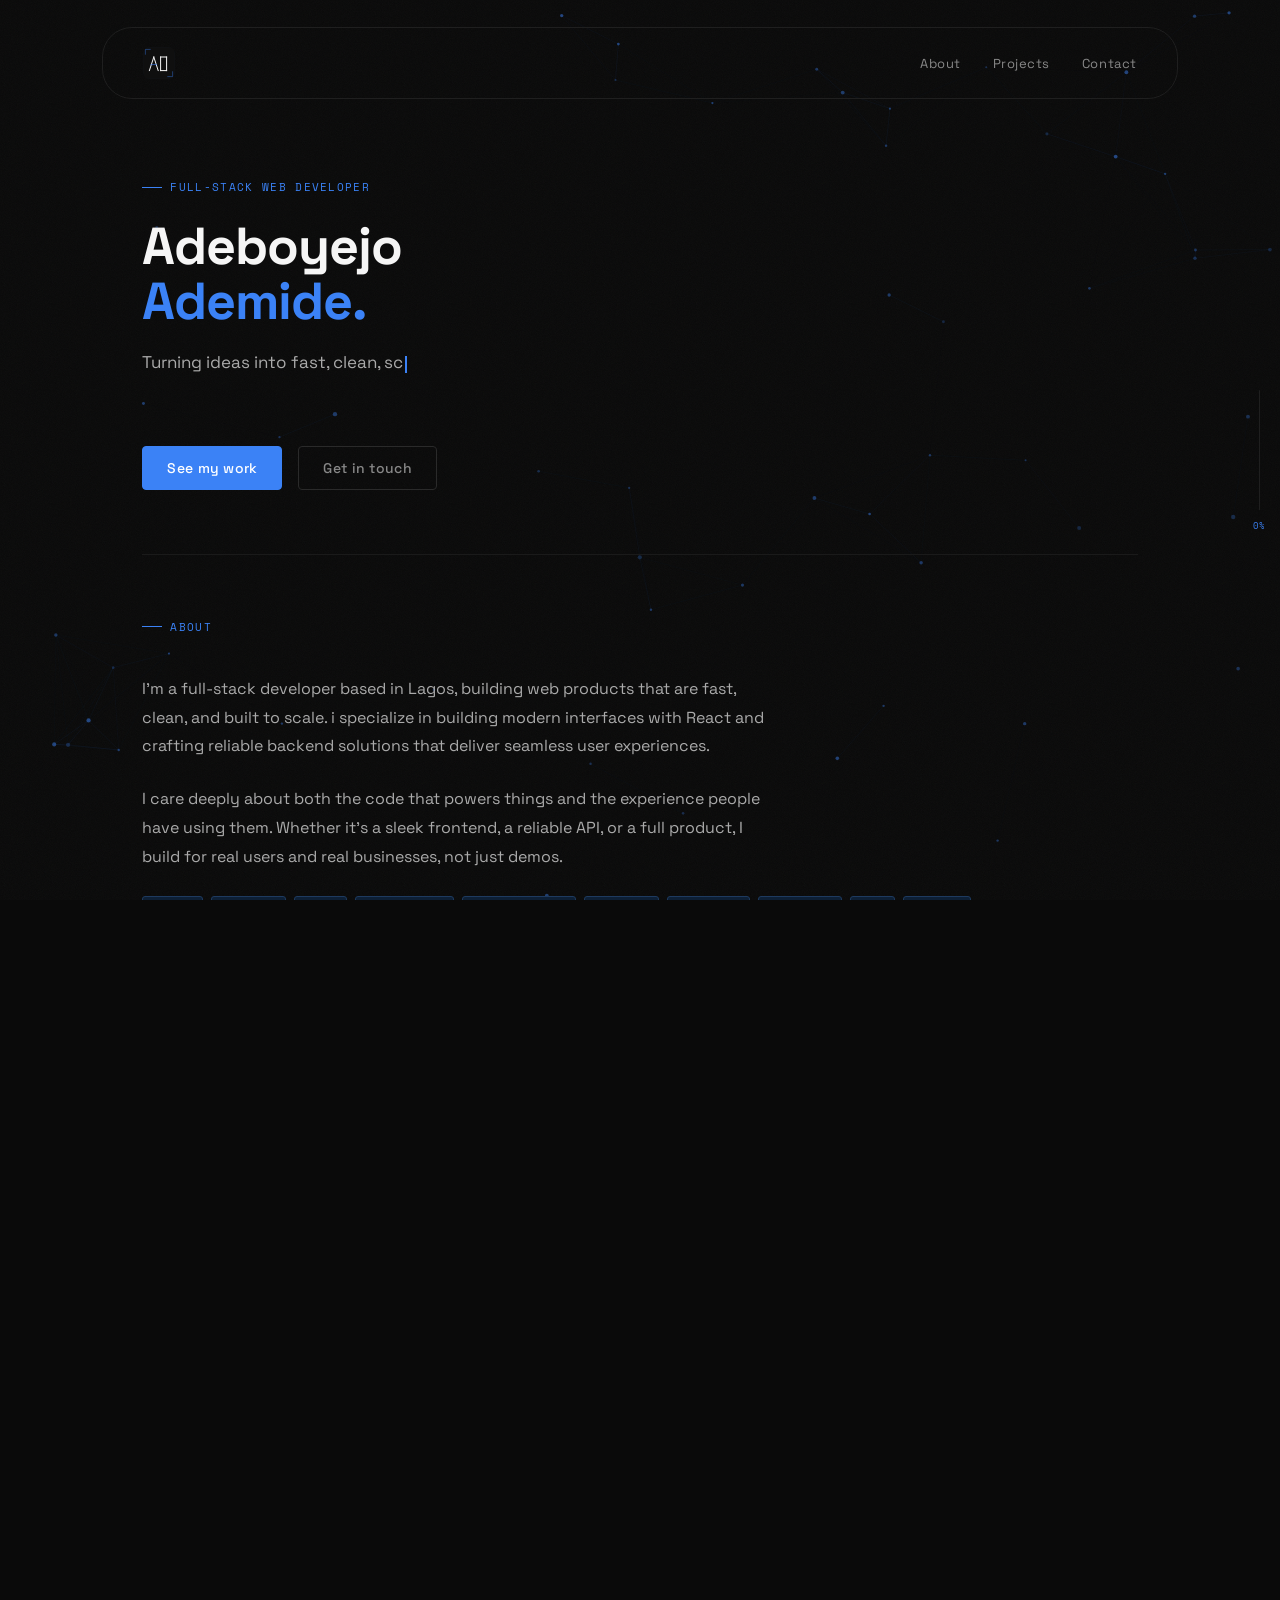
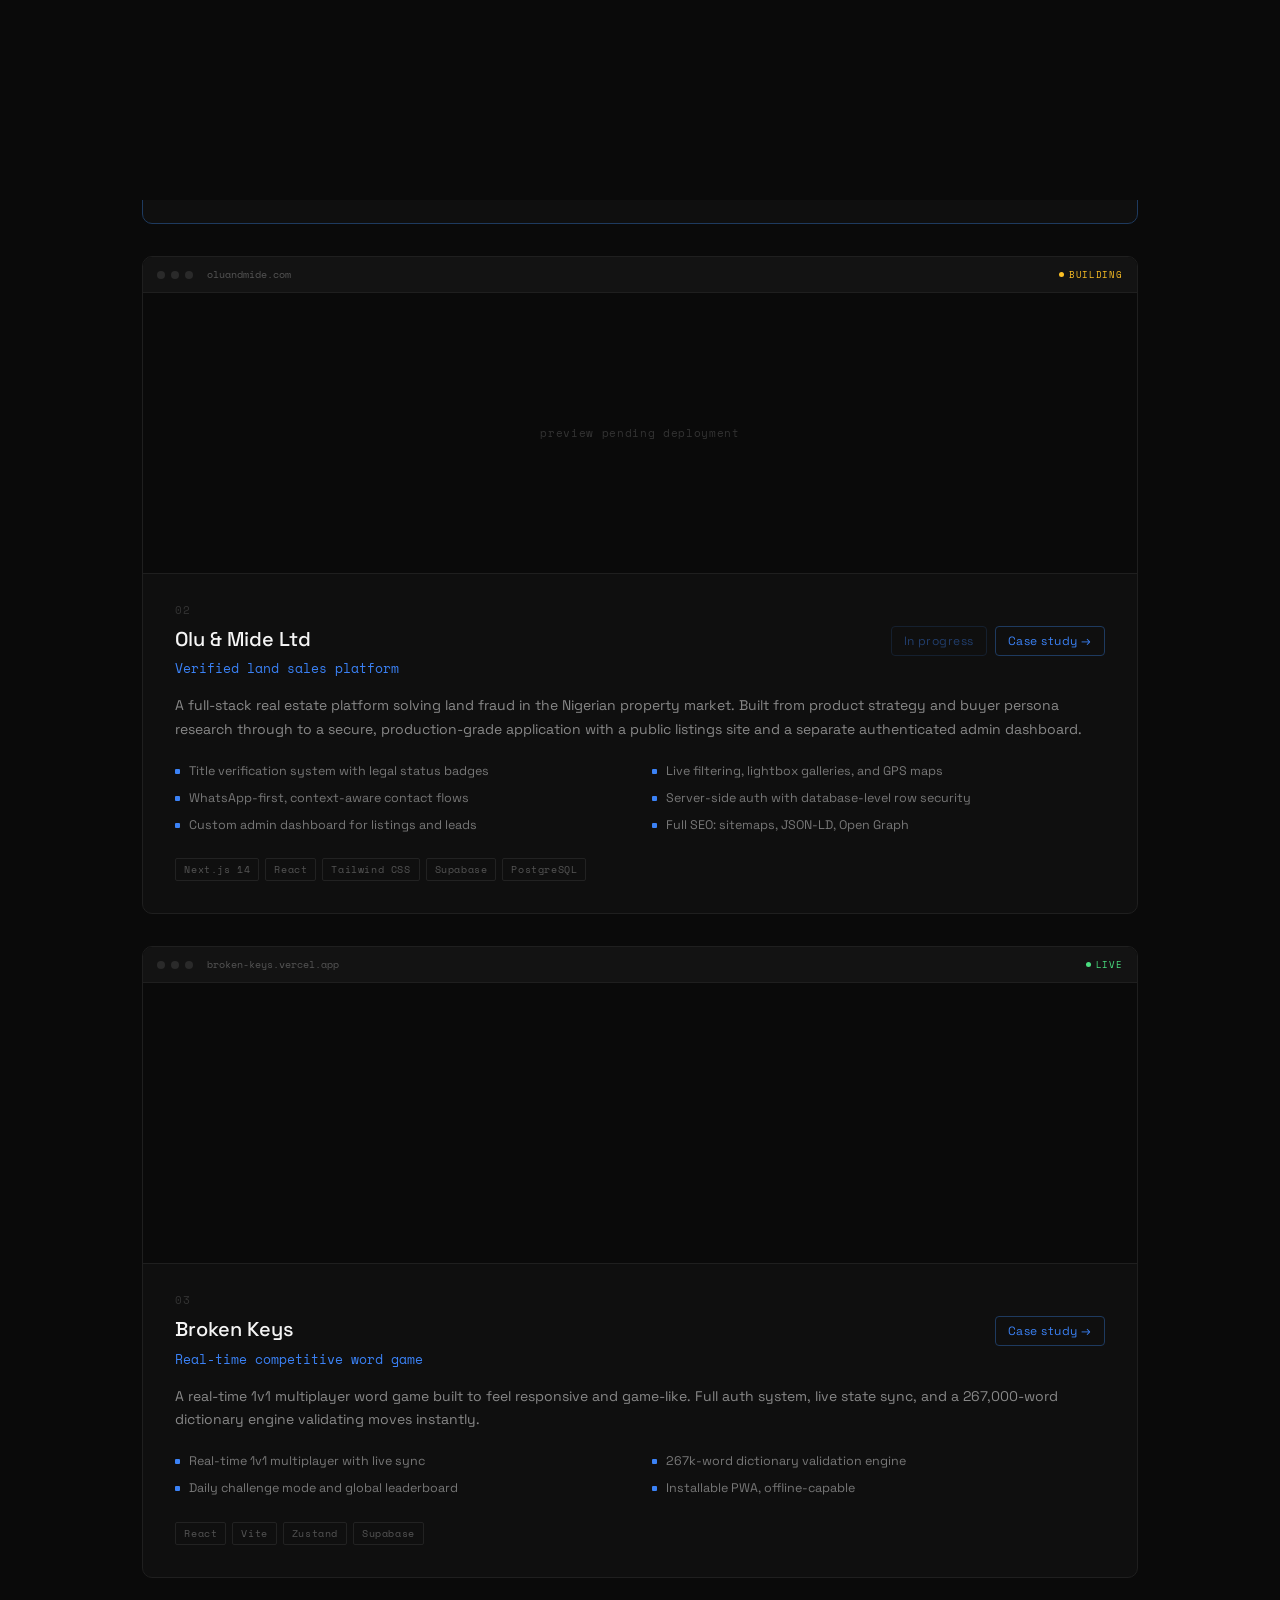
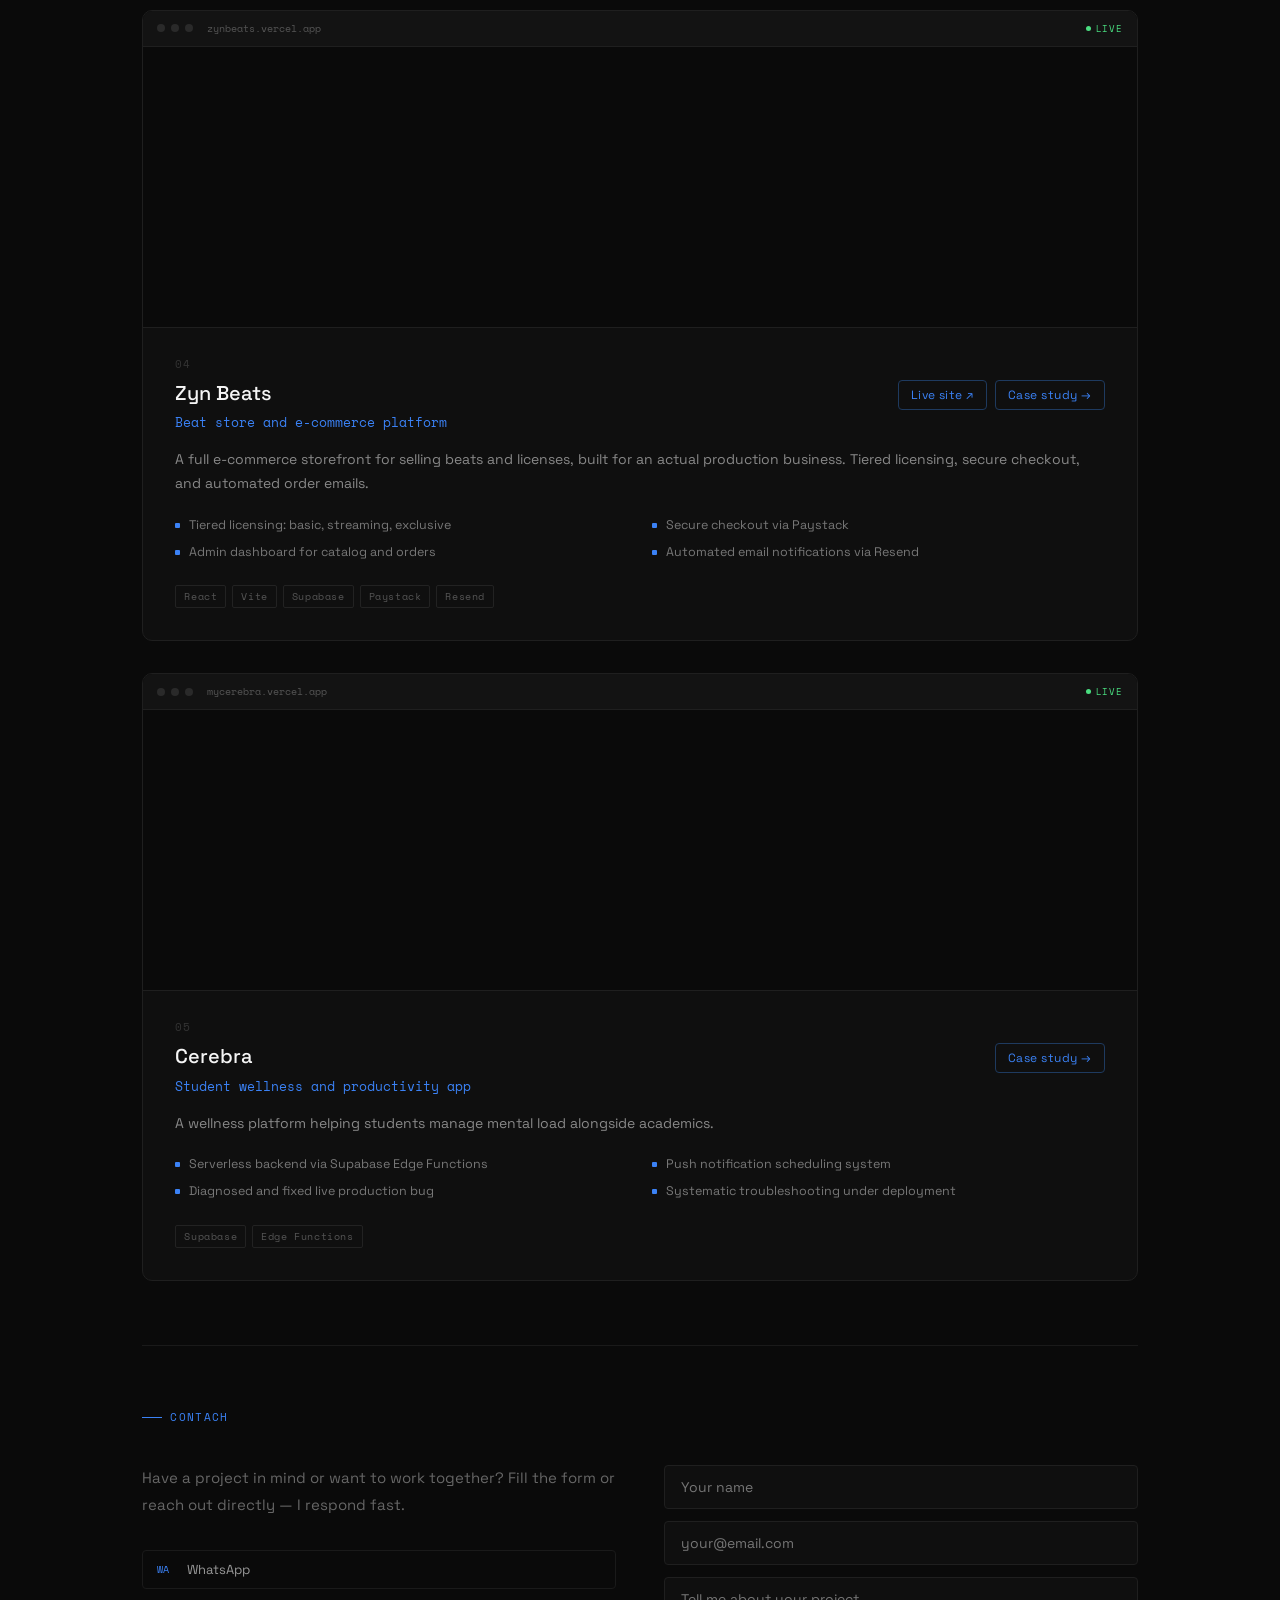
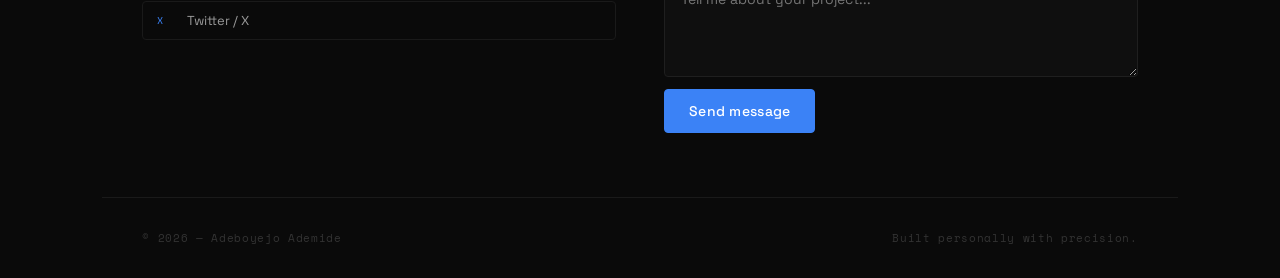
<file: index.html>
<!DOCTYPE html>
<html lang="en">
  <head>
    <meta charset="UTF-8" />
    <meta name="viewport" content="width=device-width, initial-scale=1.0" />
    <title>Adeboyejo Ademide — Full-Stack Web Developer</title>
    <meta
      name="description"
      content="Full-stack web developer based in Lagos. Building fast, clean, scalable web apps — from real-time multiplayer games to e-commerce platforms to production-grade business applications."
    />
    <link rel="icon" type="image/svg+xml" href="assets/icons/favicon.svg" />

    <!-- Fonts -->
    <link rel="preconnect" href="https://fonts.googleapis.com" />
    <link rel="preconnect" href="https://fonts.gstatic.com" crossorigin />
    <link
      href="https://fonts.googleapis.com/css2?family=Space+Grotesk:wght@400;500;700&family=Space+Mono:wght@400;700&display=swap"
      rel="stylesheet"
    />

    <!-- Stylesheet -->
    <link rel="stylesheet" href="css/style.css" />
  </head>
  <body>
    <!-- Background canvas: faint code-rain effect -->
    <canvas id="bg-canvas"></canvas>

    <!-- Custom cursor -->
    <!-- <div id="cursor-ring"></div>
    <div id="cursor-dot"></div> -->

    <div class="page">
      <!-- ===== NAV ===== -->
      <header class="nav">
        <!-- <a href="#top" class="logo">AD_</a> -->
        <a href="#top" class="logo">
          <img
            src="assets/icons/logo.svg"
            alt="Adeboyejo Ademide"
            width="32"
            height="32"
            style="display: block; border-radius: 6px"
          />
        </a>
        <nav class="nav-links">
          <a href="#about" class="hoverable">About</a>
          <a href="#projects" class="hoverable">Projects</a>
          <a href="#contact" class="hoverable">Contact</a>
        </nav>
      </header>

      <!-- ===== HERO ===== -->
      <section class="hero reveal" id="top">
        <div class="eyebrow">Full-stack web developer</div>
        <h1 class="hero-name">Adeboyejo<br /><span>Ademide.</span></h1>
        <p class="hero-tagline">
          <span id="type-text"></span><span class="type-cursor"></span>
        </p>
        <div class="hero-cta">
          <a href="#projects" class="btn btn-primary hoverable">See my work</a>
          <a href="#contact" class="btn btn-ghost hoverable">Get in touch</a>
        </div>
      </section>

      <div class="divider"></div>

      <!-- ===== ABOUT ===== -->
      <section class="section reveal" id="about">
        <div class="section-label">About</div>
        <p class="about-text">
          I'm a full-stack developer based in Lagos, building web products that
          are fast, clean, and built to scale. i specialize in building modern
          interfaces with React and crafting reliable backend solutions that
          deliver seamless user experiences.
        </p>
        <!-- From real-time multiplayer games
          to e-commerce platforms with integrated payments to a full real estate
          platform built from product strategy through to production, I bring
          precision to every layer of the stack -->
        <p class="about-text">
          I care deeply about both the code that powers things and the
          experience people have using them. Whether it's a sleek frontend, a
          reliable API, or a full product, I build for real users and real
          businesses, not just demos.
        </p>
        <div class="stack-tags">
          <span class="stack-tag">React</span>
          <span class="stack-tag">Next.js</span>
          <span class="stack-tag">Vite</span>
          <span class="stack-tag">JavaScript</span>
          <span class="stack-tag">Tailwind CSS</span>
          <span class="stack-tag">Zustand</span>
          <span class="stack-tag">Supabase</span>
          <span class="stack-tag">Paystack</span>
          <span class="stack-tag">SEO</span>
          <span class="stack-tag">Vercel</span>
        </div>
      </section>

      <div class="divider"></div>

      <!-- ===== PROJECTS ===== -->
      <section class="section reveal" id="projects">
        <div class="section-label">Projects</div>
        <div class="projects-stack">
          <article class="project-card featured reveal">
            <div class="preview-window">
              <div class="browser-bar">
                <span class="browser-dot"></span
                ><span class="browser-dot"></span
                ><span class="browser-dot"></span>
                <span class="browser-url">rxinteract.vercel.app</span>
                <span class="live-badge live"
                  ><span class="pulse-dot"></span>live</span
                >
              </div>
              <div
                class="preview-frame-wrap"
                data-src="https://rxinteract.vercel.app"
              >
                <div class="preview-placeholder">
                  <span class="placeholder-text">loading preview…</span>
                </div>
              </div>
            </div>
            <div class="project-body">
              <div class="featured-badge">Featured case study</div>
              <div class="project-num">01</div>
              <div class="project-top">
                <div>
                  <h3 class="project-title">Rx Interact</h3>
                  <p class="project-tagline">Drug interaction reference tool</p>
                </div>
                <div
                  style="
                    display: flex;
                    gap: 8px;
                    align-items: center;
                    flex-wrap: wrap;
                  "
                >
                  <a
                    href="https://rxinteract.vercel.app"
                    target="_blank"
                    rel="noopener"
                    class="project-link hoverable"
                    >Live site ↗︎</a
                  >
                  <a
                    href="projects/rx-interact.html"
                    class="project-link hoverable"
                    >Case study →</a
                  >
                </div>
              </div>
              <p class="project-desc">
                A clinically-grounded drug interaction and dosage reference tool
                for pharmacy students — built on real data from RxNorm, openFDA,
                and DDInter, with 19,750 seeded drug names, 140,000+ interaction
                pairs, and a custom text-processing pipeline that makes FDA
                label data actually readable.
              </p>
              <ul class="project-features">
                <li>Debounced autocomplete across 19,750 drug names</li>
                <li>140k+ interaction pairs with severity classification</li>
                <li>Query optimization: 82ms → 2ms with expression indexes</li>
                <li>Postgres-backed API cache for stateless serverless</li>
                <li>Sticky-note study annotations with autosave</li>
                <li>
                  Honest data-gap communication, never false safety signals
                </li>
              </ul>
              <div class="project-tech">
                <span class="tech-tag">Next.js 14</span>
                <span class="tech-tag">TypeScript</span>
                <span class="tech-tag">Supabase</span>
                <span class="tech-tag">Tailwind CSS</span>
                <span class="tech-tag">RxNorm</span>
                <span class="tech-tag">openFDA</span>
                <span class="tech-tag">DDInter</span>
              </div>
            </div>
          </article>

          <!-- Project 01 — Olu & Mide (Featured) -->
          <article class="project-card reveal">
            <div class="preview-window">
              <div class="browser-bar">
                <span class="browser-dot"></span
                ><span class="browser-dot"></span
                ><span class="browser-dot"></span>
                <span class="browser-url">oluandmide.com</span>
                <span class="live-badge building"
                  ><span class="pulse-dot"></span>building</span
                >
              </div>
              <div class="preview-frame-wrap" data-src="">
                <div class="preview-placeholder">
                  <span class="placeholder-text"
                    >preview pending deployment</span
                  >
                </div>
              </div>
            </div>
            <div class="project-body">
              <!-- <div class="featured-badge">Featured case study</div> -->
              <div class="project-num">02</div>
              <div class="project-top">
                <div>
                  <h3 class="project-title">Olu & Mide Ltd</h3>
                  <p class="project-tagline">Verified land sales platform</p>
                </div>
                <div
                  style="
                    display: flex;
                    gap: 8px;
                    align-items: center;
                    flex-wrap: wrap;
                  "
                >
                  <span class="project-link disabled">In progress</span>
                  <a
                    href="projects/olu-mide.html"
                    class="project-link hoverable"
                    >Case study →</a
                  >
                </div>
              </div>
              <p class="project-desc">
                A full-stack real estate platform solving land fraud in the
                Nigerian property market. Built from product strategy and buyer
                persona research through to a secure, production-grade
                application with a public listings site and a separate
                authenticated admin dashboard.
              </p>
              <ul class="project-features">
                <li>Title verification system with legal status badges</li>
                <li>Live filtering, lightbox galleries, and GPS maps</li>
                <li>WhatsApp-first, context-aware contact flows</li>
                <li>Server-side auth with database-level row security</li>
                <li>Custom admin dashboard for listings and leads</li>
                <li>Full SEO: sitemaps, JSON-LD, Open Graph</li>
              </ul>
              <div class="project-tech">
                <span class="tech-tag">Next.js 14</span>
                <span class="tech-tag">React</span>
                <span class="tech-tag">Tailwind CSS</span>
                <span class="tech-tag">Supabase</span>
                <span class="tech-tag">PostgreSQL</span>
              </div>
            </div>
          </article>

          <!-- Project 02 — Broken Keys -->
          <article class="project-card reveal">
            <div class="preview-window">
              <div class="browser-bar">
                <span class="browser-dot"></span
                ><span class="browser-dot"></span
                ><span class="browser-dot"></span>
                <span class="browser-url">broken-keys.vercel.app</span>
                <span class="live-badge live"
                  ><span class="pulse-dot"></span>live</span
                >
              </div>
              <div
                class="preview-frame-wrap"
                data-src="https://broken-keys.vercel.app"
              >
                <div class="preview-placeholder">
                  <span class="placeholder-text">loading preview…</span>
                </div>
              </div>
            </div>
            <div class="project-body">
              <div class="project-num">03</div>
              <div class="project-top">
                <div>
                  <h3 class="project-title">Broken Keys</h3>
                  <p class="project-tagline">Real-time competitive word game</p>
                </div>
                <div
                  style="
                    display: flex;
                    gap: 8px;
                    align-items: center;
                    flex-wrap: wrap;
                  "
                >
                  <a
                    href="https://broken-keys.vercel.app"
                    target="_blank"
                    rel="noopener"
                    class="project-link hoverable mobile-only-link"
                    >Live site ↗︎</a
                  >
                  <a
                    href="projects/broken-keys.html"
                    class="project-link hoverable"
                    >Case study →</a
                  >
                </div>
              </div>
              <p class="project-desc">
                A real-time 1v1 multiplayer word game built to feel responsive
                and game-like. Full auth system, live state sync, and a
                267,000-word dictionary engine validating moves instantly.
              </p>
              <ul class="project-features">
                <li>Real-time 1v1 multiplayer with live sync</li>
                <li>267k-word dictionary validation engine</li>
                <li>Daily challenge mode and global leaderboard</li>
                <li>Installable PWA, offline-capable</li>
              </ul>
              <div class="project-tech">
                <span class="tech-tag">React</span>
                <span class="tech-tag">Vite</span>
                <span class="tech-tag">Zustand</span>
                <span class="tech-tag">Supabase</span>
              </div>
            </div>
          </article>

          <!-- Project 03 — Zyn Beats -->
          <article class="project-card reveal">
            <div class="preview-window">
              <div class="browser-bar">
                <span class="browser-dot"></span
                ><span class="browser-dot"></span
                ><span class="browser-dot"></span>
                <span class="browser-url">zynbeats.vercel.app</span>
                <span class="live-badge live"
                  ><span class="pulse-dot"></span>live</span
                >
              </div>
              <div
                class="preview-frame-wrap"
                data-src="https://zynbeats.vercel.app"
              >
                <div class="preview-placeholder">
                  <span class="placeholder-text">loading preview…</span>
                </div>
              </div>
            </div>
            <div class="project-body">
              <div class="project-num">04</div>
              <div class="project-top">
                <div>
                  <h3 class="project-title">Zyn Beats</h3>
                  <p class="project-tagline">
                    Beat store and e-commerce platform
                  </p>
                </div>
                <div
                  style="
                    display: flex;
                    gap: 8px;
                    align-items: center;
                    flex-wrap: wrap;
                  "
                >
                  <a
                    href="https://zynbeats.vercel.app"
                    target="_blank"
                    rel="noopener"
                    class="project-link hoverable"
                    >Live site ↗︎</a
                  >
                  <a
                    href="projects/zyn-beats.html"
                    class="project-link hoverable"
                    >Case study →</a
                  >
                </div>
              </div>
              <p class="project-desc">
                A full e-commerce storefront for selling beats and licenses,
                built for an actual production business. Tiered licensing,
                secure checkout, and automated order emails.
              </p>
              <ul class="project-features">
                <li>Tiered licensing: basic, streaming, exclusive</li>
                <li>Secure checkout via Paystack</li>
                <li>Admin dashboard for catalog and orders</li>
                <li>Automated email notifications via Resend</li>
              </ul>
              <div class="project-tech">
                <span class="tech-tag">React</span>
                <span class="tech-tag">Vite</span>
                <span class="tech-tag">Supabase</span>
                <span class="tech-tag">Paystack</span>
                <span class="tech-tag">Resend</span>
              </div>
            </div>
          </article>

          <!-- Project 04 — Cerebra -->
          <article class="project-card reveal">
            <div class="preview-window">
              <div class="browser-bar">
                <span class="browser-dot"></span
                ><span class="browser-dot"></span
                ><span class="browser-dot"></span>
                <span class="browser-url">mycerebra.vercel.app</span>
                <span class="live-badge live"
                  ><span class="pulse-dot"></span>live</span
                >
              </div>
              <div
                class="preview-frame-wrap"
                data-src="https://mycerebra.vercel.app"
              >
                <div class="preview-placeholder">
                  <span class="placeholder-text">loading preview…</span>
                </div>
              </div>
            </div>
            <div class="project-body">
              <div class="project-num">05</div>
              <div class="project-top">
                <div>
                  <h3 class="project-title">Cerebra</h3>
                  <p class="project-tagline">
                    Student wellness and productivity app
                  </p>
                </div>
                <div
                  style="
                    display: flex;
                    gap: 8px;
                    align-items: center;
                    flex-wrap: wrap;
                  "
                >
                  <a
                    href="https://mycerebra.vercel.app"
                    target="_blank"
                    rel="noopener"
                    class="project-link hoverable mobile-only-link"
                    >Live site ↗</a
                  >
                  <a href="projects/cerebra.html" class="project-link hoverable"
                    >Case study →</a
                  >
                </div>
              </div>
              <p class="project-desc">
                A wellness platform helping students manage mental load
                alongside academics.
              </p>
              <ul class="project-features">
                <li>Serverless backend via Supabase Edge Functions</li>
                <li>Push notification scheduling system</li>
                <li>Diagnosed and fixed live production bug</li>
                <li>Systematic troubleshooting under deployment</li>
              </ul>
              <div class="project-tech">
                <span class="tech-tag">Supabase</span>
                <span class="tech-tag">Edge Functions</span>
              </div>
            </div>
          </article>
        </div>
      </section>

      <div class="divider"></div>

      <!-- ===== CONTACT ===== -->
      <section class="section reveal" id="contact">
        <div class="section-label">Contact</div>
        <div class="contact-grid">
          <div class="contact-left">
            <p class="contact-text">
              Have a project in mind or want to work together? Fill the form or
              reach out directly — I respond fast.
            </p>
            <div class="social-links">
              <a
                href="https://wa.me/2349064736437"
                target="_blank"
                rel="noopener"
                class="social-link hoverable"
              >
                <span class="social-icon">WA</span>WhatsApp
              </a>
              <a
                href="https://twitter.com/zynbts772"
                target="_blank"
                rel="noopener"
                class="social-link hoverable"
              >
                <span class="social-icon">X</span>Twitter / X
              </a>
            </div>
          </div>
          <form class="contact-form" id="contact-form">
            <input
              class="input hoverable"
              type="text"
              name="name"
              placeholder="Your name"
              required
            />
            <input
              class="input hoverable"
              type="email"
              name="email"
              placeholder="your@email.com"
              required
            />
            <textarea
              class="textarea hoverable"
              name="message"
              placeholder="Tell me about your project..."
              required
            ></textarea>
            <button
              type="submit"
              class="btn btn-primary hoverable hover-btns"
              style="align-self: flex-start"
            >
              Send message
            </button>
          </form>
        </div>
      </section>

      <footer class="footer">
        <span class="footer-text">© 2026 — Adeboyejo Ademide</span>
        <span class="footer-text">Built personally with precision.</span>
      </footer>
    </div>

    <script src="js/splash.js"></script>
    <script src="js/cursor.js"></script>
    <script src="js/background.js"></script>
    <script src="js/typewriter.js"></script>
    <script src="js/projects.js"></script>
    <script src="js/contact.js"></script>
    <script src="js/reveal.js"></script>
    <script src="js/tilt.js"></script>
    <script src="js/scroll-progress.js"></script>
    <script src="js/idle.js"></script>
    <script src="js/easter-egg.js"></script>
    <script src="js/interactions.js"></script>
    <script src="js/transitions.js"></script>
  </body>
</html>
</file>
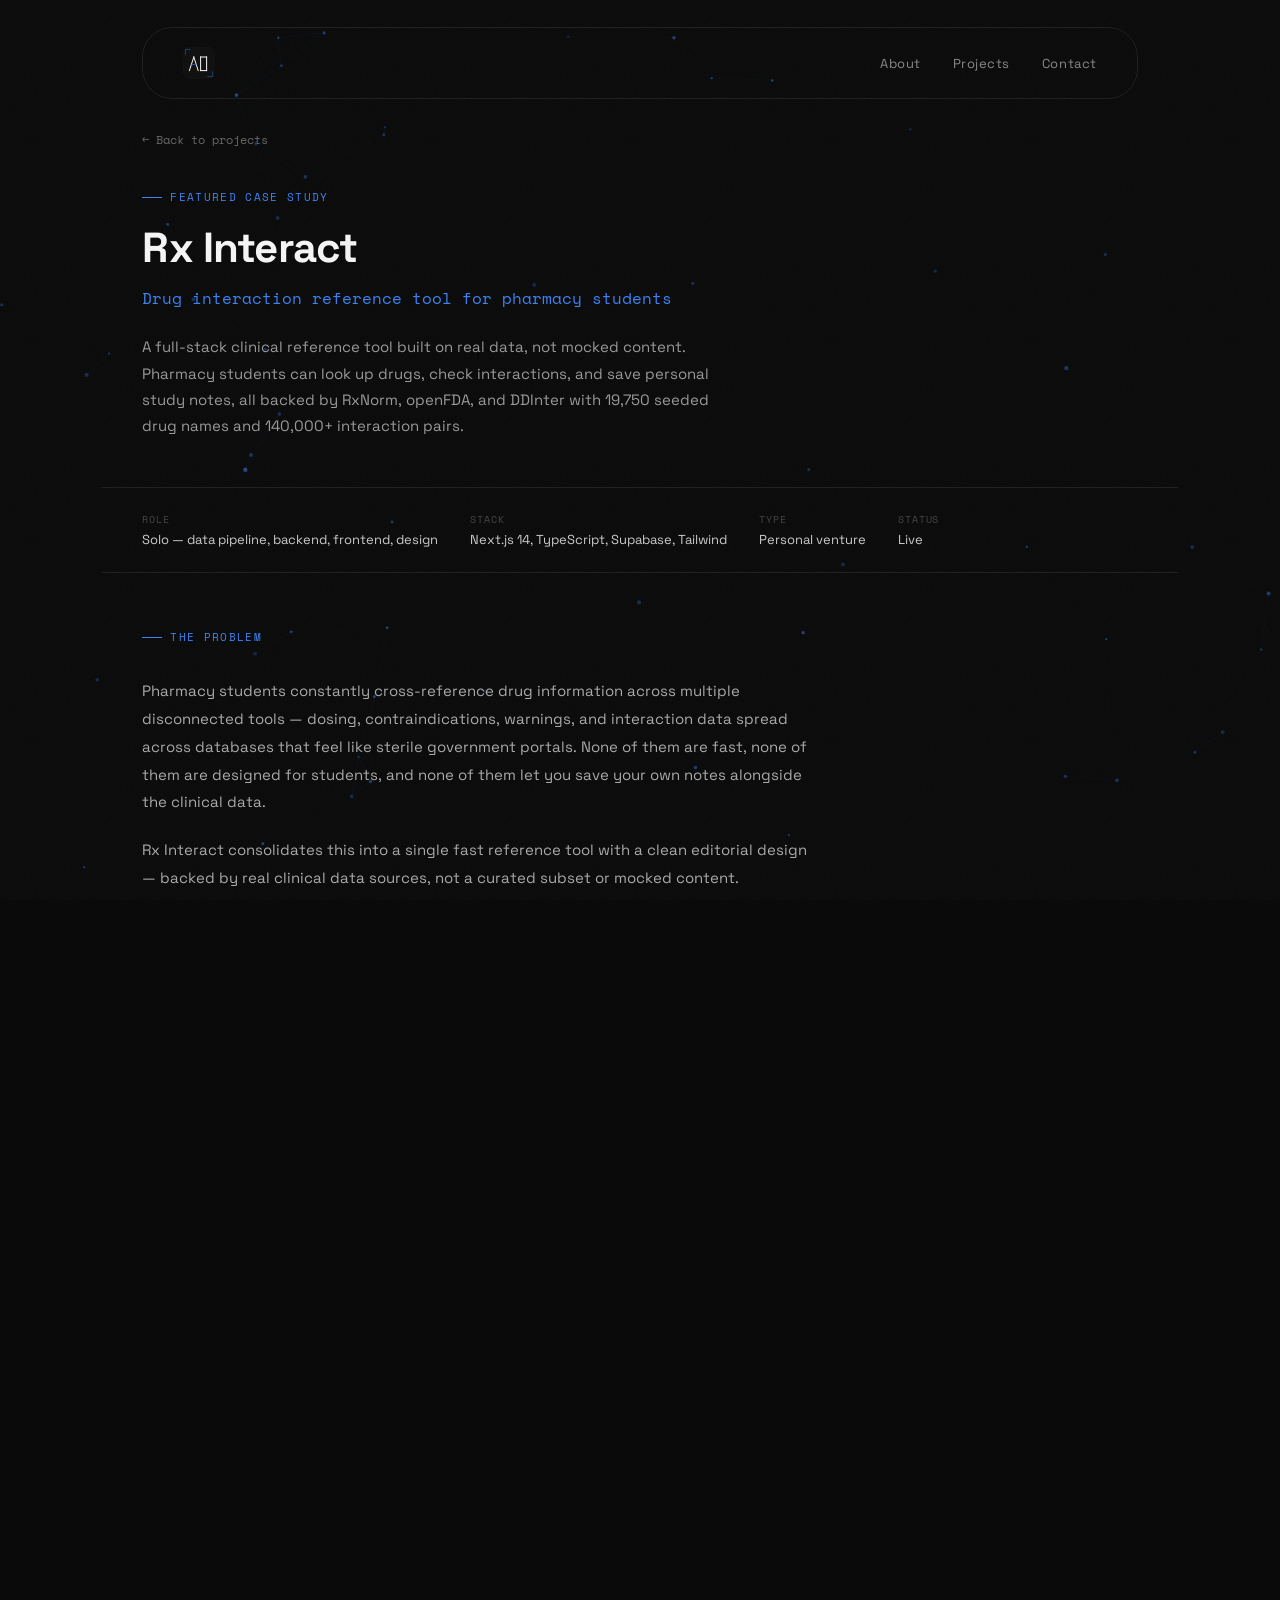
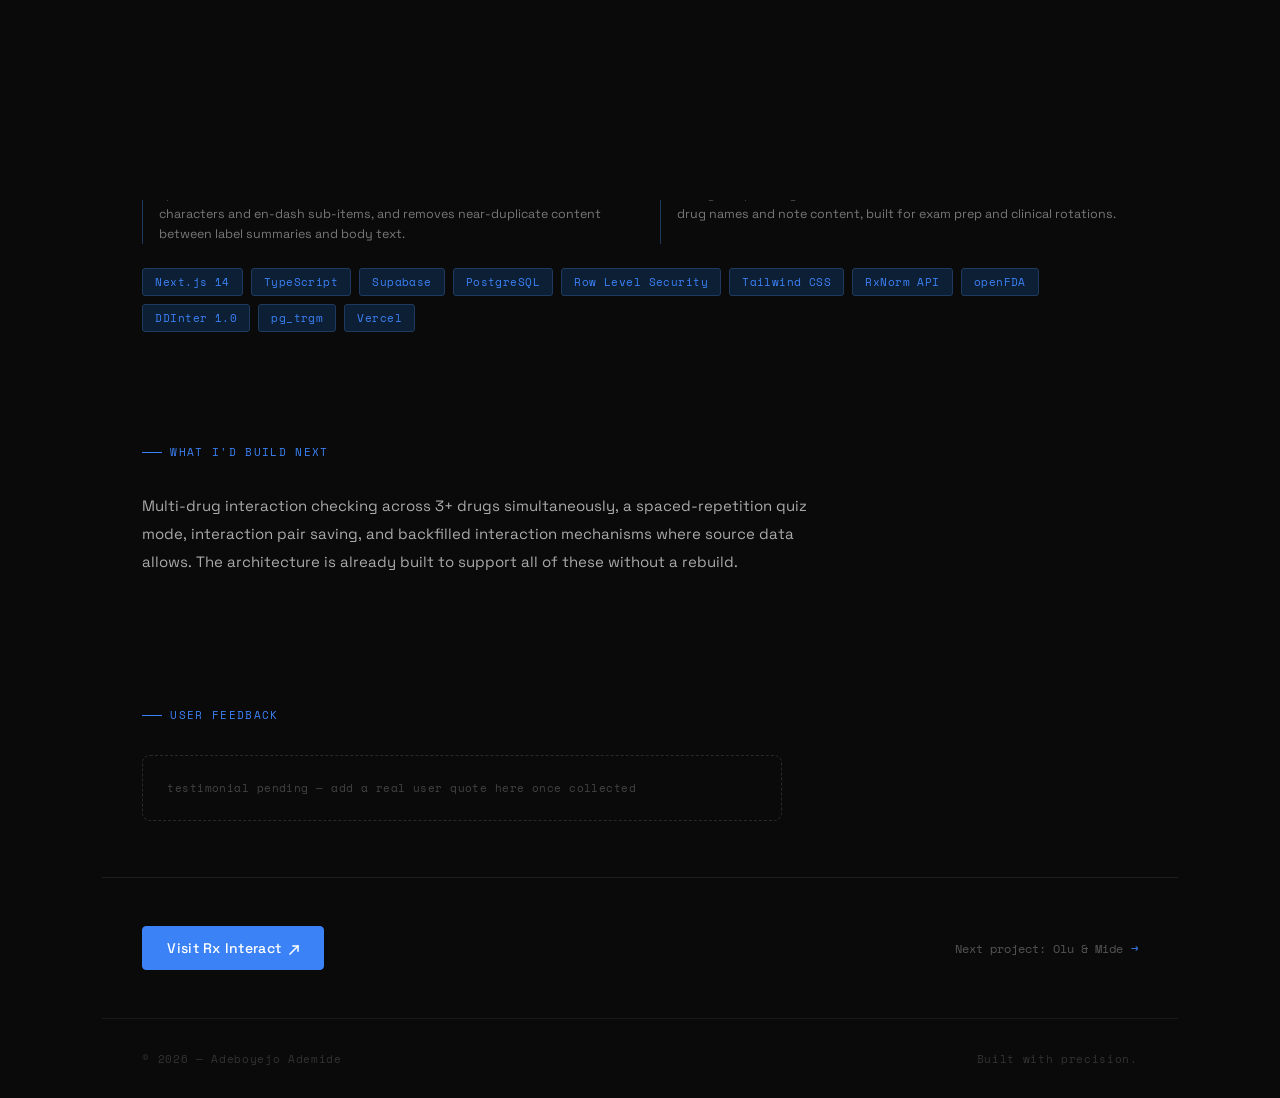
<file: projects/rx-interact.html>
<!DOCTYPE html>
<html lang="en">
  <head>
    <meta charset="UTF-8" />
    <meta name="viewport" content="width=device-width, initial-scale=1.0" />
    <title>Rx Interact — Adeboyejo Ademide</title>
    <meta
      name="description"
      content="Case study: Rx Interact, a drug interaction and dosage reference tool for pharmacy students built on real clinical data."
    />

    <link rel="preconnect" href="https://fonts.googleapis.com" />
    <link rel="preconnect" href="https://fonts.gstatic.com" crossorigin />
    <link
      href="https://fonts.googleapis.com/css2?family=Space+Grotesk:wght@400;500;700&family=Space+Mono:wght@400;700&display=swap"
      rel="stylesheet"
    />

    <link rel="icon" type="image/svg+xml" href="../assets/icons/favicon.svg" />
    <link rel="stylesheet" href="../css/case-study.css" />
  </head>
  <body>
    <canvas id="bg-canvas"></canvas>
    <div id="cursor-ring"></div>
    <div id="cursor-dot"></div>

    <div class="page">
      <header class="nav">
        <a href="../index.html" class="logo">
          <img
            src="../assets/icons/logo.svg"
            alt="Adeboyejo Ademide"
            width="32"
            height="32"
            style="display: block; border-radius: 6px"
          />
        </a>
        <nav class="nav-links">
          <a href="../index.html#about" class="hoverable">About</a>
          <a href="../index.html#projects" class="hoverable">Projects</a>
          <a href="../index.html#contact" class="hoverable">Contact</a>
        </nav>
      </header>

      <a href="../index.html#projects" class="back-link hoverable"
        >← Back to projects</a
      >

      <div class="cs-hero reveal">
        <div class="cs-eyebrow">Featured case study</div>
        <h1 class="cs-title">Rx Interact</h1>
        <p class="cs-tagline">
          Drug interaction reference tool for pharmacy students
        </p>
        <p class="cs-summary">
          A full-stack clinical reference tool built on real data, not mocked
          content. Pharmacy students can look up drugs, check interactions, and
          save personal study notes, all backed by RxNorm, openFDA, and DDInter
          with 19,750 seeded drug names and 140,000+ interaction pairs.
        </p>
      </div>

      <div class="cs-meta-row reveal">
        <div class="cs-meta-item">
          <span class="cs-meta-label">Role</span>
          <span class="cs-meta-value"
            >Solo — data pipeline, backend, frontend, design</span
          >
        </div>
        <div class="cs-meta-item">
          <span class="cs-meta-label">Stack</span>
          <span class="cs-meta-value"
            >Next.js 14, TypeScript, Supabase, Tailwind</span
          >
        </div>
        <div class="cs-meta-item">
          <span class="cs-meta-label">Type</span>
          <span class="cs-meta-value">Personal venture</span>
        </div>
        <div class="cs-meta-item">
          <span class="cs-meta-label">Status</span>
          <span class="cs-meta-value">Live</span>
        </div>
      </div>

      <section class="cs-section reveal">
        <div class="cs-section-label">The problem</div>
        <p class="cs-body-text">
          Pharmacy students constantly cross-reference drug information across
          multiple disconnected tools — dosing, contraindications, warnings, and
          interaction data spread across databases that feel like sterile
          government portals. None of them are fast, none of them are designed
          for students, and none of them let you save your own notes alongside
          the clinical data.
        </p>
        <p class="cs-body-text">
          Rx Interact consolidates this into a single fast reference tool with a
          clean editorial design — backed by real clinical data sources, not a
          curated subset or mocked content.
        </p>

        <div class="cs-image-grid">
          <div class="cs-shot-frame">
            <div class="cs-shot-bar">
              <span class="cs-shot-dot"></span>
              <span class="cs-shot-dot"></span>
              <span class="cs-shot-dot"></span>
              <span class="cs-shot-url">rxinteract.vercel.app</span>
            </div>
            <div
              style="
                height: 280px;
                background: #0a0a0a;
                display: flex;
                align-items: center;
                justify-content: center;
              "
            >
              <span
                style="
                  font-family: 'Space Mono', monospace;
                  font-size: 11px;
                  color: #333;
                "
                >screenshot coming soon</span
              >
            </div>
          </div>
          <div class="cs-shot-frame">
            <div class="cs-shot-bar">
              <span class="cs-shot-dot"></span>
              <span class="cs-shot-dot"></span>
              <span class="cs-shot-dot"></span>
              <span class="cs-shot-url">rxinteract.vercel.app/drugs</span>
            </div>
            <div
              style="
                height: 280px;
                background: #0a0a0a;
                display: flex;
                align-items: center;
                justify-content: center;
              "
            >
              <span
                style="
                  font-family: 'Space Mono', monospace;
                  font-size: 11px;
                  color: #333;
                "
                >screenshot coming soon</span
              >
            </div>
          </div>
        </div>
      </section>

      <section class="cs-section reveal">
        <div class="cs-section-label">Technical highlights</div>
        <p class="cs-body-text">
          The interesting engineering problems on this project weren't in the
          features, they were in the infrastructure that makes the features
          actually work at real scale.
        </p>

        <div class="cs-features-grid">
          <div class="cs-feature">
            <p class="cs-feature-title">Search performance — 82ms → 2ms</p>
            <p class="cs-feature-desc">
              Initial queries hit full sequential scans on a 19,750-row table.
              Fixed with a <code>text_pattern_ops</code> expression index on
              lowercased names for prefix search, and corrected fuzzy search to
              use pg_trgm's similarity operator properly — cutting query time
              from 82ms to ~2ms.
            </p>
          </div>
          <div class="cs-feature">
            <p class="cs-feature-title">Postgres-backed API cache</p>
            <p class="cs-feature-desc">
              Every drug page originally made 2–3 live calls to RxNorm and
              openFDA per request. Built a Postgres <code>api_cache</code> table
              with TTL-based expiry instead of in-memory caching, because
              Vercel's stateless serverless functions don't persist memory
              between invocations.
            </p>
          </div>
          <div class="cs-feature">
            <p class="cs-feature-title">140k interaction pair pipeline</p>
            <p class="cs-feature-desc">
              Seeded 140,141 drug interaction pairs from DDInter 1.0 via a
              three-pass name-resolution process: exact match,
              route-suffix-stripped matching, and confidence-gated RxNorm
              synonym bridging with full audit logs of every bridged match.
            </p>
          </div>
          <div class="cs-feature">
            <p class="cs-feature-title">Honest data-gap communication</p>
            <p class="cs-feature-desc">
              The app explicitly distinguishes three outcomes: confirmed
              interaction, checked with nothing found, and insufficient data to
              say. A data gap is never presented as a false safety signal. A
              deliberate product decision, not just a UI detail.
            </p>
          </div>
          <div class="cs-feature">
            <p class="cs-feature-title">Custom FDA text pipeline</p>
            <p class="cs-feature-desc">
              Built a text-processing pipeline that strips FDA cross-reference
              clutter, splits flattened label text into readable bullets,
              handles embedded bullet characters and en-dash sub-items, and
              removes near-duplicate content between label summaries and body
              text.
            </p>
          </div>
          <div class="cs-feature">
            <p class="cs-feature-title">Study annotation system</p>
            <p class="cs-feature-desc">
              Sticky-note annotations with three handwriting fonts, a toggle
              between sticky and plain styles, autosave on blur, and full-text
              search across both drug names and note content, built for exam
              prep and clinical rotations.
            </p>
          </div>
        </div>

        <div class="cs-tech-row">
          <span class="cs-tech-tag">Next.js 14</span>
          <span class="cs-tech-tag">TypeScript</span>
          <span class="cs-tech-tag">Supabase</span>
          <span class="cs-tech-tag">PostgreSQL</span>
          <span class="cs-tech-tag">Row Level Security</span>
          <span class="cs-tech-tag">Tailwind CSS</span>
          <span class="cs-tech-tag">RxNorm API</span>
          <span class="cs-tech-tag">openFDA</span>
          <span class="cs-tech-tag">DDInter 1.0</span>
          <span class="cs-tech-tag">pg_trgm</span>
          <span class="cs-tech-tag">Vercel</span>
        </div>
      </section>

      <section class="cs-section reveal">
        <div class="cs-section-label">What I'd build next</div>
        <p class="cs-body-text">
          Multi-drug interaction checking across 3+ drugs simultaneously, a
          spaced-repetition quiz mode, interaction pair saving, and backfilled
          interaction mechanisms where source data allows. The architecture is
          already built to support all of these without a rebuild.
        </p>
      </section>

      <section class="cs-section reveal">
        <div class="cs-section-label">User feedback</div>
        <div class="cs-testimonial-pending">
          testimonial pending — add a real user quote here once collected
        </div>

        <!-- UNCOMMENT WHEN YOU HAVE THE QUOTE:
      <div class="cs-testimonial">
        <span class="cs-quote-mark">"</span>
        <p class="cs-quote-text">PASTE REAL QUOTE HERE.</p>
        <p class="cs-quote-author">— Name, pharmacy student</p>
      </div>
      --></section>

      <div class="cs-cta-row reveal">
        <a
          href="https://rxinteract.vercel.app"
          target="_blank"
          rel="noopener"
          class="cs-btn cs-btn-primary hoverable"
        >
          Visit Rx Interact
          <svg
            width="10"
            height="10"
            viewBox="0 0 10 10"
            fill="none"
            xmlns="http://www.w3.org/2000/svg"
            style="
              display: inline-block;
              vertical-align: middle;
              margin-left: 4px;
            "
          >
            <line
              x1="1"
              y1="9"
              x2="9"
              y2="1"
              stroke="currentColor"
              stroke-width="1.5"
              stroke-linecap="square"
            />
            <polyline
              points="4,1 9,1 9,6"
              fill="none"
              stroke="currentColor"
              stroke-width="1.5"
              stroke-linecap="square"
              stroke-linejoin="square"
            />
          </svg>
        </a>
        <a href="olu-mide.html" class="cs-next-link hoverable">
          Next project: Olu & Mide <span class="arrow">→</span>
        </a>
      </div>

      <footer class="footer">
        <span class="footer-text">© 2026 — Adeboyejo Ademide</span>
        <span class="footer-text">Built with precision.</span>
      </footer>
    </div>

    <script src="../js/cursor.js"></script>
    <script src="../js/background.js"></script>
    <script src="../js/reveal.js"></script>
    <script src="../js/interactions.js"></script>
    <script src="../js/transitions.js"></script>
  </body>
</html>
</file>
<file: css/style.css>
/* =========================================================
   Adeboyejo Ademide — Portfolio Stylesheet
   ========================================================= */

* {
  box-sizing: border-box;
}

html {
  scroll-behavior: smooth;
}

body {
  background: #0a0a0a;
  color: #f5f5f5;
  font-family: "Space Grotesk", sans-serif;
  margin: 0;
  padding: 0 8%;
}
/* restore normal cursor on form elements */
/* input,
textarea,
select {
  cursor: none;
} */

/* remove hand cursor from all clickable elements —
   the custom ring handles the hover feedback instead */
/* a,
button,
[role="button"],
label {
  cursor: none;
} */

/* On touch devices, restore the normal cursor and hide the custom one */
@media (hover: none), (pointer: coarse) {
  body {
    cursor: auto;
  }
  #cursor-ring,
  #cursor-dot {
    display: none;
  }
}

a {
  color: inherit;
}

/* ============ BACKGROUND CANVAS ============ */
#bg-canvas {
  position: fixed;
  top: 0;
  left: 0;
  width: 100%;
  height: 100%;
  z-index: 0;
  pointer-events: none;
}

.page {
  position: relative;
  z-index: 3;
}

/* ============ CUSTOM CURSOR ============ */
/* #cursor-ring {
  position: fixed;
  width: 28px;
  height: 28px;
  border-radius: 50%;
  pointer-events: none;
  z-index: 999;
  transform: translate(-50%, -50%);
  border: 1px solid #3b82f6;
  transition: width 0.2s ease, height 0.2s ease, background 0.2s ease,
    opacity 0.2s ease;
  opacity: 0;
}

#cursor-dot {
  position: fixed;
  width: 4px;
  height: 4px;
  border-radius: 50%;
  background: #3b82f6;
  pointer-events: none;
  z-index: 1000;
  transform: translate(-50%, -50%);
  opacity: 0;
  transition: opacity 0.2s ease;
} */

/* ============ CUSTOM CURSOR — logo mark ============ */

/* ============ NAV ============ */
.nav {
  display: flex;
  justify-content: space-between;
  align-items: center;
  padding: 1.2rem 2.5rem;
  margin-top: 2.5%;
  border: 0.5px solid #1f1f1f;
  border-radius: 30px;
  background: transparent;
  /* position: sticky; */
}

/* .logo {
  font-family: "Space Mono", monospace;
  font-size: 13px;
  color: #3b82f6;
  letter-spacing: 0.08em;
  text-decoration: none;
} */
.logo {
  text-decoration: none;
  display: flex;
  align-items: center;
}

.nav-links {
  display: flex;
  gap: 2rem;
}

.nav-links a {
  font-size: 13px;
  color: #888;
  text-decoration: none;
  letter-spacing: 0.04em;
  transition: color 0.2s ease;
}

.nav-links a:hover {
  color: #f5f5f5;
}

/* ============ HERO ============ */
.hero {
  padding: 5rem 2.5rem 4rem;
  max-width: 780px;
}

.eyebrow {
  font-family: "Space Mono", monospace;
  font-size: 11px;
  color: #3b82f6;
  letter-spacing: 0.12em;
  text-transform: uppercase;
  margin-bottom: 1.5rem;
  display: flex;
  align-items: center;
  gap: 8px;
}

.eyebrow::before {
  content: "";
  display: inline-block;
  width: 20px;
  height: 1px;
  background: #3b82f6;
}

.hero-name {
  font-size: 52px;
  font-weight: 700;
  line-height: 1.05;
  margin: 0 0 1.25rem;
  letter-spacing: -0.02em;
  color: #f5f5f5;
}

.hero-name span {
  color: #3b82f6;
}

.hero-tagline {
  font-size: 17px;
  color: #aaa;
  max-width: 480px;
  line-height: 1.7;
  margin: 0 0 2.5rem;
  min-height: calc(1.7em * 2);
}

.type-cursor {
  display: inline-block;
  width: 2px;
  height: 17px;
  background: #3b82f6;
  margin-left: 2px;
  vertical-align: middle;
  animation: blink 0.8s step-end infinite;
}

@keyframes blink {
  50% {
    opacity: 0;
  }
}

.hero-cta {
  display: flex;
  gap: 1rem;
  align-items: center;
}

/* ============ BUTTONS ============ */
.btn {
  display: inline-block;
  font-family: "Space Grotesk", sans-serif;
  font-size: 14px;
  font-weight: 500;
  padding: 0.75rem 1.5rem;
  border-radius: 4px;
  letter-spacing: 0.02em;
  text-decoration: none;
  border: none;
  /* cursor: none; */
  transition: opacity 0.2s ease, transform 0.1s ease;
}

.btn:active {
  transform: scale(0.98);
}

.btn-primary {
  background: #3b82f6;
  color: #fff;
  border: 1px solid #3b82f6;
  transition: background 0.3s ease, color 0.3s ease, border-color 0.3s ease;
}

.btn-primary:hover {
  background: transparent;
  color: #3b82f6;
  border-color: #3b82f6;
}

.btn-ghost {
  background: transparent;
  color: #888;
  border: 0.5px solid #2a2a2a;
  transition: background 0.3s ease, color 0.3s ease, border-color 0.3s ease;
}

.btn-ghost:hover {
  background: rgba(59, 130, 246, 0.06);
  color: #f5f5f5;
  border-color: #3b82f6;
}

/* ============ LAYOUT HELPERS ============ */
.divider {
  height: 0.5px;
  background: #1a1a1a;
  margin: 0 2.5rem;
}

.section {
  padding: 4rem 2.5rem;
}

.section-label {
  font-family: "Space Mono", monospace;
  font-size: 11px;
  color: #3b82f6;
  letter-spacing: 0.12em;
  text-transform: uppercase;
  margin-bottom: 2.5rem;
  display: flex;
  align-items: center;
  gap: 8px;
}

.section-label::before {
  content: "";
  display: inline-block;
  width: 20px;
  height: 1px;
  background: #3b82f6;
}

/* ============ ABOUT ============ */
.about-text {
  font-size: 16px;
  color: #aaa;
  max-width: 640px;
  line-height: 1.8;
  margin: 0 0 1.5rem;
}

.stack-tags {
  display: flex;
  flex-wrap: wrap;
  gap: 8px;
  margin-top: 1.5rem;
}

.stack-tag {
  font-family: "Space Mono", monospace;
  font-size: 11px;
  color: #3b82f6;
  border: 0.5px solid #1e3a5f;
  padding: 4px 10px;
  border-radius: 3px;
  background: #0d1f35;
  letter-spacing: 0.06em;
}

/* ============ PROJECTS ============ */
.projects-stack {
  display: flex;
  flex-direction: column;
  gap: 2rem;
}

.project-card {
  background: #0f0f0f;
  border: 0.5px solid #1f1f1f;
  border-radius: 10px;
  overflow: hidden;
}

.project-card.featured {
  border-color: #1e3a5f;
}

/* --- preview window (browser chrome + iframe) --- */
.preview-window {
  background: #0d0d0d;
  border-bottom: 0.5px solid #1f1f1f;
}

.browser-bar {
  display: flex;
  align-items: center;
  gap: 6px;
  padding: 10px 14px;
  background: #131313;
  border-bottom: 0.5px solid #1f1f1f;
}

.browser-dot {
  width: 8px;
  height: 8px;
  border-radius: 50%;
  background: #2a2a2a;
}

.browser-url {
  margin-left: 8px;
  font-family: "Space Mono", monospace;
  font-size: 10px;
  color: #555;
  flex: 1;
  overflow: hidden;
  white-space: nowrap;
  text-overflow: ellipsis;
}

.live-badge {
  display: flex;
  align-items: center;
  gap: 5px;
  font-family: "Space Mono", monospace;
  font-size: 9px;
  letter-spacing: 0.08em;
  text-transform: uppercase;
}

.live-badge.live {
  color: #4ade80;
}
.live-badge.building {
  color: #fbbf24;
}

.live-badge .pulse-dot {
  width: 5px;
  height: 5px;
  border-radius: 50%;
  background: currentColor;
  animation: pulseDot 1.6s ease-in-out infinite;
}

@keyframes pulseDot {
  0%,
  100% {
    opacity: 1;
    box-shadow: 0 0 0 0 currentColor;
  }
  50% {
    opacity: 0.6;
    box-shadow: 0 0 0 4px transparent;
  }
}

.preview-frame-wrap {
  position: relative;
  height: 280px;
  overflow: hidden;
  background: #0a0a0a;
}

.preview-frame-wrap iframe {
  width: 200%;
  height: 200%;
  border: none;
  transform: scale(0.5);
  transform-origin: top left;
  pointer-events: none; /* preview is a preview, not an interactive embed */
}

.preview-placeholder {
  width: 100%;
  height: 100%;
  display: flex;
  align-items: center;
  justify-content: center;
  color: #2a2a2a;
}

.placeholder-text {
  font-family: "Space Mono", monospace;
  font-size: 11px;
  color: #333;
  letter-spacing: 0.06em;
}

/* --- project body --- */
.project-body {
  padding: 1.75rem 2rem 2rem;
}

.featured-badge {
  font-family: "Space Mono", monospace;
  font-size: 10px;
  color: #3b82f6;
  letter-spacing: 0.1em;
  text-transform: uppercase;
  border: 0.5px solid #1e3a5f;
  background: #0d1f35;
  padding: 3px 8px;
  border-radius: 3px;
  display: inline-block;
  margin-bottom: 0.75rem;
}

.project-num {
  font-family: "Space Mono", monospace;
  font-size: 11px;
  color: #333;
  letter-spacing: 0.08em;
  margin-bottom: 0.5rem;
}

.project-top {
  display: flex;
  justify-content: space-between;
  align-items: flex-start;
  gap: 1rem;
  margin-bottom: 1rem;
}

.project-title {
  font-size: 20px;
  font-weight: 500;
  color: #f5f5f5;
  margin: 0 0 0.4rem;
}

.project-tagline {
  font-size: 13px;
  color: #3b82f6;
  font-family: "Space Mono", monospace;
  margin: 0;
}

.project-link {
  font-size: 12px;
  color: #3b82f6;
  text-decoration: none;
  letter-spacing: 0.04em;
  border: 0.5px solid #1e3a5f;
  padding: 6px 12px;
  border-radius: 4px;
  white-space: nowrap;
  transition: background 0.3s ease, color 0.3s ease, border-color 0.3s ease;
}

.project-link:hover {
  background: #3b82f6;
  color: #fff;
  border-color: #3b82f6;
}

.project-link.disabled {
  opacity: 0.4;
  cursor: default;
  pointer-events: none;
}

.project-desc {
  font-size: 14px;
  color: #888;
  line-height: 1.7;
  margin: 0 0 1.25rem;
}

.project-features {
  list-style: none;
  padding: 0;
  margin: 0 0 1.5rem;
  display: grid;
  grid-template-columns: 1fr 1fr;
  gap: 8px 24px;
}

.project-features li {
  font-size: 12.5px;
  color: #777;
  padding-left: 14px;
  position: relative;
  line-height: 1.5;
}

.project-features li::before {
  content: "";
  position: absolute;
  left: 0;
  top: 7px;
  width: 5px;
  height: 5px;
  background: #3b82f6;
  border-radius: 1px;
}

.project-tech {
  display: flex;
  flex-wrap: wrap;
  gap: 6px;
}

.tech-tag {
  font-family: "Space Mono", monospace;
  font-size: 10px;
  color: #555;
  border: 0.5px solid #222;
  padding: 3px 8px;
  border-radius: 2px;
  letter-spacing: 0.06em;
}

/* ============ CONTACT ============ */
.contact-grid {
  display: grid;
  grid-template-columns: 1fr 1fr;
  gap: 3rem;
  align-items: start;
}

.contact-text {
  font-size: 15px;
  color: #666;
  line-height: 1.75;
  margin: 0 0 2rem;
}

.social-links {
  display: flex;
  flex-direction: column;
  gap: 12px;
}

.social-link {
  display: flex;
  align-items: center;
  gap: 10px;
  font-size: 13px;
  color: #999;
  text-decoration: none;
  padding: 10px 14px;
  border: 0.5px solid #1a1a1a;
  border-radius: 4px;
  transition: border-color 0.2s ease, color 0.2s ease;
}

.social-link:hover {
  border-color: #3b82f6;
  color: #f5f5f5;
}

.social-icon {
  font-family: "Space Mono", monospace;
  font-size: 10px;
  color: #3b82f6;
  width: 20px;
}

.contact-form {
  display: flex;
  flex-direction: column;
  gap: 12px;
}

.input,
.textarea {
  background: #0f0f0f;
  border: 0.5px solid #1f1f1f;
  color: #f5f5f5;
  padding: 0.75rem 1rem;
  font-family: "Space Grotesk", sans-serif;
  font-size: 14px;
  border-radius: 4px;
  outline: none;
  width: 100%;
  transition: border-color 0.2s ease;
}

.input:focus,
.textarea:focus {
  border-color: #3b82f6;
}

.textarea {
  resize: vertical;
  min-height: 100px;
}

/* ============ FOOTER ============ */
.footer {
  padding: 2rem 2.5rem;
  border-top: 0.5px solid #1a1a1a;
  display: flex;
  justify-content: space-between;
  align-items: center;
}

.footer-text {
  font-family: "Space Mono", monospace;
  font-size: 11px;
  color: #333;
  letter-spacing: 0.06em;
}

/* ============ RESPONSIVE ============ */
@media (max-width: 768px) {
  body {
    background: #0a0a0a;
    color: #f5f5f5;
    font-family: "Space Grotesk", sans-serif;
    margin: 0;
    padding: 0;
  }
  .nav {
    margin-right: 2%;
    margin-left: 2%;
  }
  .hero-name {
    font-size: 38px;
  }
  .hero-tagline {
    font-size: 15px;
  }
  .nav-links {
    gap: 1.25rem;
  }
  .contact-grid {
    grid-template-columns: 1fr;
  }
  .project-features {
    grid-template-columns: 1fr;
  }
  .section,
  .hero {
    padding-left: 1.5rem;
    padding-right: 1.5rem;
  }
  .nav,
  .footer {
    padding-left: 1.5rem;
    padding-right: 1.5rem;
  }
  .divider {
    margin: 0 1.5rem;
  }
}

/* ============ REDUCED MOTION ============ */
@media (prefers-reduced-motion: reduce) {
  * {
    animation-duration: 0.01ms !important;
    animation-iteration-count: 1 !important;
    transition-duration: 0.01ms !important;
  }
  html {
    scroll-behavior: auto;
  }
}

/* ============ SCROLL REVEAL ============ */
.reveal {
  opacity: 0;
  transform: translateY(24px);
  transition: opacity 0.7s ease, transform 0.7s ease;
}

.reveal.is-visible {
  opacity: 1;
  transform: translateY(0);
}

@media (prefers-reduced-motion: reduce) {
  .reveal {
    opacity: 1;
    transform: none;
    transition: none;
  }
}

/* ============ GRAIN TEXTURE OVERLAY ============ */
body::after {
  content: "";
  position: fixed;
  top: 0;
  left: 0;
  width: 100%;
  height: 100%;
  pointer-events: none;
  z-index: 2;
  opacity: 0.035;
  background-image: url("data:image/svg+xml,%3Csvg viewBox='0 0 256 256' xmlns='http://www.w3.org/2000/svg'%3E%3Cfilter id='noise'%3E%3CfeTurbulence type='fractalNoise' baseFrequency='0.9' numOctaves='4' stitchTiles='stitch'/%3E%3C/filter%3E%3Crect width='100%25' height='100%25' filter='url(%23noise)'/%3E%3C/svg%3E");
  background-repeat: repeat;
  background-size: 200px 200px;
}

/* ============ HIDE SCROLLBAR ============ */
html {
  scrollbar-width: none; /* Firefox */
  -ms-overflow-style: none; /* IE / Edge */
}

html::-webkit-scrollbar {
  display: none; /* Chrome / Safari */
}

/* ============ MOBILE-ONLY LINKS ============ */
.mobile-only-link {
  display: none;
}

.desktop-only-message {
  display: inline-block;
}

@media (max-width: 768px) {
  .mobile-only-link {
    display: inline-block;
  }

  .desktop-only-message {
    display: none;
  }
}

.hover-btns:hover {
  background-color: transparent;
  border: #1e3a5f;
}
</file>
<file: css/case-study.css>
/* =========================================================
   Project case study page stylesheet
   Shared by all /projects/*.html pages. Reuses the same
   dark/blue identity as the main site, plus layout patterns
   specific to long-form case studies (image grids, phone
   frames, testimonials).
   ========================================================= */

* {
  box-sizing: border-box;
}

html {
  scroll-behavior: smooth;
}

body {
  background: #0a0a0a;
  color: #f5f5f5;
  font-family: "Space Grotesk", sans-serif;
  margin: 0;
  padding: 0 8%;
  cursor: none; /* custom cursor replaces default */
}
input,
textarea,
select {
  cursor: text;
}

/* a,
button,
[role="button"],
label {
  cursor: none;
} */

@media (hover: none), (pointer: coarse) {
  body {
    cursor: auto;
  }
  #cursor-ring,
  #cursor-dot {
    display: none;
  }
}

a {
  color: inherit;
}

#bg-canvas {
  position: fixed;
  top: 0;
  left: 0;
  width: 100%;
  height: 100%;
  z-index: 0;
  pointer-events: none;
}

.page {
  position: relative;
  z-index: 1;
}

/* ============ CURSOR (shared with main site) ============ */
/* #cursor-ring {
  position: fixed;
  width: 28px;
  height: 28px;
  border-radius: 50%;
  pointer-events: none;
  z-index: 999;
  transform: translate(-50%, -50%);
  border: 1px solid #3b82f6;
  transition: width 0.2s ease, height 0.2s ease, background 0.2s ease,
    opacity 0.2s ease;
  opacity: 0;
}

#cursor-dot {
  position: fixed;
  width: 4px;
  height: 4px;
  border-radius: 50%;
  background: #3b82f6;
  pointer-events: none;
  z-index: 1000;
  transform: translate(-50%, -50%);
  opacity: 0;
  transition: opacity 0.2s ease;
} */

/* ============ CUSTOM CURSOR — logo mark ============ */
/* *,
*::before,
*::after {
  cursor: url("../assets/icons/cursor.svg") 16 16, auto;
}

input,
textarea,
select {
  cursor: text;
}

.cs-btn-disabled {
  cursor: not-allowed;
} */

/* ============ NAV (shared) ============ */
.nav {
  display: flex;
  justify-content: space-between;
  align-items: center;
  padding: 1.2rem 2.5rem;
  margin: 2.5% 2.5rem 0;
  border: 0.5px solid #1f1f1f;
  border-radius: 30px;
  background: transparent;
}

/* .logo {
  font-family: "Space Mono", monospace;
  font-size: 13px;
  color: #3b82f6;
  letter-spacing: 0.08em;
  text-decoration: none;
} */
.logo {
  text-decoration: none;
  display: flex;
  align-items: center;
}

.nav-links {
  display: flex;
  gap: 2rem;
}

.nav-links a {
  font-size: 13px;
  color: #888;
  text-decoration: none;
  letter-spacing: 0.04em;
  transition: color 0.2s ease;
}

.nav-links a:hover {
  color: #f5f5f5;
}

/* ============ BACK LINK ============ */
.back-link {
  display: inline-flex;
  align-items: center;
  gap: 8px;
  font-family: "Space Mono", monospace;
  font-size: 12px;
  color: #666;
  text-decoration: none;
  padding: 2rem 2.5rem 0;
  transition: color 0.2s ease;
}

.back-link:hover {
  color: #3b82f6;
}

/* ============ HERO ============ */
.cs-hero {
  padding: 2.5rem 2.5rem 3rem;
  max-width: 760px;
}

.cs-eyebrow {
  font-family: "Space Mono", monospace;
  font-size: 11px;
  color: #3b82f6;
  letter-spacing: 0.12em;
  text-transform: uppercase;
  margin-bottom: 1rem;
  display: flex;
  align-items: center;
  gap: 8px;
}

.cs-eyebrow::before {
  content: "";
  display: inline-block;
  width: 20px;
  height: 1px;
  background: #3b82f6;
}

.cs-title {
  font-size: 42px;
  font-weight: 700;
  margin: 0 0 0.75rem;
  letter-spacing: -0.02em;
}

.cs-tagline {
  font-size: 16px;
  color: #3b82f6;
  font-family: "Space Mono", monospace;
  margin: 0 0 1.5rem;
}

.cs-summary {
  font-size: 15px;
  color: #999;
  line-height: 1.75;
  max-width: 600px;
  margin: 0;
}

/* ============ META ROW ============ */
.cs-meta-row {
  display: flex;
  gap: 2rem;
  padding: 1.5rem 2.5rem;
  border-top: 0.5px solid #1f1f1f;
  border-bottom: 0.5px solid #1f1f1f;
  flex-wrap: wrap;
}

.cs-meta-item {
  display: flex;
  flex-direction: column;
  gap: 4px;
}

.cs-meta-label {
  font-family: "Space Mono", monospace;
  font-size: 10px;
  color: #444;
  letter-spacing: 0.08em;
  text-transform: uppercase;
}

.cs-meta-value {
  font-size: 13px;
  color: #ccc;
}

/* ============ SECTIONS ============ */
.cs-section {
  padding: 3.5rem 2.5rem;
}

.cs-section-label {
  font-family: "Space Mono", monospace;
  font-size: 11px;
  color: #3b82f6;
  letter-spacing: 0.12em;
  text-transform: uppercase;
  margin-bottom: 2rem;
  display: flex;
  align-items: center;
  gap: 8px;
}

.cs-section-label::before {
  content: "";
  display: inline-block;
  width: 20px;
  height: 1px;
  background: #3b82f6;
}

.cs-body-text {
  font-size: 15px;
  color: #aaa;
  line-height: 1.85;
  max-width: 680px;
  margin: 0 0 1.25rem;
}

/* ============ DESKTOP IMAGE GRID ============ */
.cs-image-grid {
  display: grid;
  grid-template-columns: 1.4fr 1fr;
  gap: 1.5rem;
  margin-top: 2rem;
}

.cs-image-grid.full {
  grid-template-columns: 1fr;
}

.cs-image-grid.three {
  grid-template-columns: 1fr 1fr 1fr;
}

.cs-shot-frame {
  background: #0f0f0f;
  border: 0.5px solid #1f1f1f;
  border-radius: 8px;
  overflow: hidden;
}

.cs-shot-bar {
  display: flex;
  align-items: center;
  gap: 5px;
  padding: 8px 12px;
  background: #131313;
  border-bottom: 0.5px solid #1f1f1f;
}

.cs-shot-dot {
  width: 7px;
  height: 7px;
  border-radius: 50%;
  background: #2a2a2a;
}

.cs-shot-url {
  margin-left: 6px;
  font-family: "Space Mono", monospace;
  font-size: 9px;
  color: #555;
  overflow: hidden;
  white-space: nowrap;
  text-overflow: ellipsis;
}

.cs-shot-img {
  width: 100%;
  height: auto;
  display: block;
}

/* ============ MOBILE PHONE FRAMES ============ */
.cs-phone-row {
  display: flex;
  gap: 2rem;
  margin-top: 2.5rem;
  justify-content: center;
  flex-wrap: wrap;
}

.cs-phone-col {
  display: flex;
  flex-direction: column;
  align-items: center;
}

.cs-phone {
  width: 200px;
  background: #050505;
  border: 3px solid #1a1a1a;
  border-radius: 24px;
  overflow: hidden;
  padding: 6px;
}

.cs-phone-screen {
  border-radius: 16px;
  overflow: hidden;
}

.cs-phone-img {
  width: 100%;
  display: block;
}

.cs-phone-caption {
  text-align: center;
  font-family: "Space Mono", monospace;
  font-size: 10px;
  color: #555;
  margin-top: 10px;
  letter-spacing: 0.04em;
}

/* ============ FEATURES GRID ============ */
.cs-features-grid {
  display: grid;
  grid-template-columns: 1fr 1fr;
  gap: 1.5rem 2.5rem;
  margin-top: 2rem;
}

.cs-feature {
  border-left: 1.5px solid #1e3a5f;
  padding-left: 16px;
}

.cs-feature-title {
  font-size: 14px;
  font-weight: 500;
  color: #f5f5f5;
  margin: 0 0 6px;
}

.cs-feature-desc {
  font-size: 12.5px;
  color: #777;
  line-height: 1.6;
  margin: 0;
}

/* ============ TECH TAGS ============ */
.cs-tech-row {
  display: flex;
  flex-wrap: wrap;
  gap: 8px;
  margin-top: 1.5rem;
}

.cs-tech-tag {
  font-family: "Space Mono", monospace;
  font-size: 11px;
  color: #3b82f6;
  border: 0.5px solid #1e3a5f;
  padding: 5px 12px;
  border-radius: 3px;
  background: #0d1f35;
  letter-spacing: 0.04em;
}

/* ============ TESTIMONIAL ============ */
.cs-testimonial {
  background: #0f0f0f;
  border: 0.5px solid #1e3a5f;
  border-left: 2px solid #3b82f6;
  border-radius: 8px;
  padding: 2rem 2.25rem;
  max-width: 640px;
  margin-top: 2rem;
}

.cs-quote-mark {
  font-family: "Space Mono", monospace;
  font-size: 28px;
  color: #3b82f6;
  line-height: 1;
  margin-bottom: 0.5rem;
  display: block;
}

.cs-quote-text {
  font-size: 15px;
  color: #ddd;
  line-height: 1.7;
  font-style: italic;
  margin: 0 0 1.25rem;
}

.cs-quote-author {
  font-size: 13px;
  color: #888;
  font-family: "Space Mono", monospace;
}

/* Empty state — used until a real quote is collected.
   Intentionally quiet so it never looks like a broken module. */
.cs-testimonial-pending {
  border: 0.5px dashed #2a2a2a;
  border-radius: 8px;
  padding: 1.5rem;
  max-width: 640px;
  margin-top: 2rem;
  font-family: "Space Mono", monospace;
  font-size: 11px;
  color: #444;
  letter-spacing: 0.04em;
}

/* ============ CTA ROW (page footer) ============ */
.cs-cta-row {
  display: flex;
  gap: 1rem;
  align-items: center;
  padding: 3rem 2.5rem;
  border-top: 0.5px solid #1f1f1f;
  justify-content: space-between;
  flex-wrap: wrap;
}

.cs-btn {
  display: inline-block;
  font-family: "Space Grotesk", sans-serif;
  font-size: 14px;
  font-weight: 500;
  padding: 0.75rem 1.5rem;
  border-radius: 4px;
  letter-spacing: 0.02em;
  text-decoration: none;
  /* cursor: none; */
  transition: opacity 0.2s ease;
}

.cs-btn-primary {
  background: #3b82f6;
  color: #fff;
  border: 1px solid #3b82f6;
  transition: background 0.3s ease, color 0.3s ease, border-color 0.3s ease;
}

.cs-btn-primary:hover {
  background: transparent;
  color: #3b82f6;
  border-color: #3b82f6;
}

.cs-btn-disabled {
  background: transparent;
  color: #555;
  border: 0.5px solid #2a2a2a;
  cursor: default;
  pointer-events: none;
}

.cs-next-link {
  display: flex;
  align-items: center;
  gap: 8px;
  font-family: "Space Mono", monospace;
  font-size: 12px;
  color: #555;
  text-decoration: none;
  transition: color 0.2s ease;
}

.cs-next-link:hover {
  color: #ccc;
}

.cs-next-link .arrow {
  color: #3b82f6;
}

/* ============ FOOTER (shared) ============ */
.footer {
  padding: 2rem 2.5rem;
  border-top: 0.5px solid #1a1a1a;
  display: flex;
  justify-content: space-between;
  align-items: center;
}

.footer-text {
  font-family: "Space Mono", monospace;
  font-size: 11px;
  color: #333;
  letter-spacing: 0.06em;
}

/* ============ RESPONSIVE ============ */
@media (max-width: 768px) {
  body {
    background: #0a0a0a;
    color: #f5f5f5;
    font-family: "Space Grotesk", sans-serif;
    margin: 0;
    padding: 0;
  }
  .nav {
    margin-right: 2%;
    margin-left: 2%;
  }
  .cs-title {
    font-size: 32px;
  }
  .cs-image-grid,
  .cs-image-grid.three {
    grid-template-columns: 1fr;
  }
  .cs-features-grid {
    grid-template-columns: 1fr;
  }
  .cs-section,
  .cs-hero {
    padding-left: 1.5rem;
    padding-right: 1.5rem;
  }
  .nav,
  .footer,
  .back-link,
  .cs-meta-row,
  .cs-cta-row {
    padding-left: 1.5rem;
    padding-right: 1.5rem;
  }
  .cs-phone {
    width: 160px;
  }
}

@media (prefers-reduced-motion: reduce) {
  * {
    animation-duration: 0.01ms !important;
    animation-iteration-count: 1 !important;
    transition-duration: 0.01ms !important;
  }
  html {
    scroll-behavior: auto;
  }
}

/* ============ GRAIN TEXTURE OVERLAY ============ */
body::after {
  content: "";
  position: fixed;
  top: 0;
  left: 0;
  width: 100%;
  height: 100%;
  pointer-events: none;
  z-index: 2;
  opacity: 0.035;
  background-image: url("data:image/svg+xml,%3Csvg viewBox='0 0 256 256' xmlns='http://www.w3.org/2000/svg'%3E%3Cfilter id='noise'%3E%3CfeTurbulence type='fractalNoise' baseFrequency='0.9' numOctaves='4' stitchTiles='stitch'/%3E%3C/filter%3E%3Crect width='100%25' height='100%25' filter='url(%23noise)'/%3E%3C/svg%3E");
  background-repeat: repeat;
  background-size: 200px 200px;
}

/* ============ HIDE SCROLLBAR ============ */
html {
  scrollbar-width: none; /* Firefox */
  -ms-overflow-style: none; /* IE / Edge */
}

html::-webkit-scrollbar {
  display: none; /* Chrome / Safari */
}

/* ============ MOBILE-ONLY LINKS ============ */
.mobile-only-link {
  display: none;
}

.desktop-only-message {
  display: inline-block;
}

@media (max-width: 768px) {
  .mobile-only-link {
    display: inline-block;
  }

  .desktop-only-message {
    display: none;
  }
}
</file>
